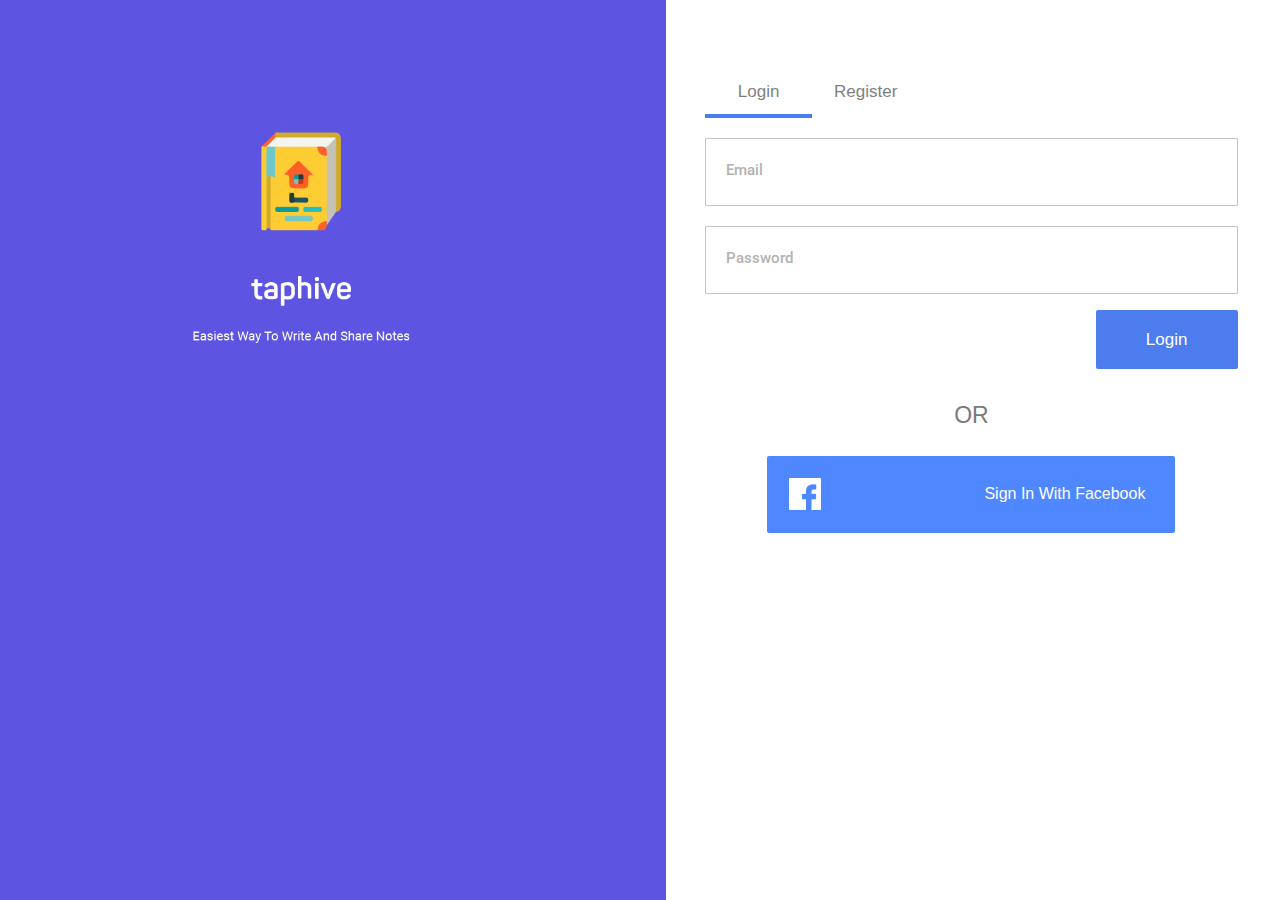
<file: login.html>
<html>
<head>
  <title>Login | Taphive</title>
  <link href='https://fonts.googleapis.com/css?family=Roboto:400,300italic,300,400italic,500,500italic,700,700italic' rel='stylesheet' type='text/css'>

  <meta name="viewport" content="width=device-width, initial-scale=1">
 <link rel="stylesheet" href="http://maxcdn.bootstrapcdn.com/bootstrap/3.3.6/css/bootstrap.min.css">
 <script src="https://ajax.googleapis.com/ajax/libs/jquery/1.12.0/jquery.min.js"></script>
 <script src="http://maxcdn.bootstrapcdn.com/bootstrap/3.3.6/js/bootstrap.min.js"></script>
   <link rel="stylesheet" type="text/css" href="assests/login.css"/>
</head>
<body>
  <div class="">
    <div class="con1">
      <div class="purple_layer">
<center><img src="img/logo-info.png" style="margin-top:13%;margin-left:-9%" height="320px"/></center>
</div>
    </div>
    <div class="con2">

    <div class="search_box">

</div><div>
  <div class="con_content">
<ul class="nav nav-pills nav-justified">
    <li class="active"><a href="#">Login</a></li>
    <li><a href="#">Register</a></li>

  </ul>
  <div class="email" contentEditable="true" >
Email
  </div>
  <div class="password" contentEditable="true" >
Password
  </div>

  <div class="login"><center>Login
</center>  </div>
<br></div></div><br><br><br><br><center>
<span class="medium">OR</span></center>
<center><div class="google_login"><div class="google_icon"><img src="img/gicon.png" /></div><div class="google_text">Sign In With Facebook</div>
    </div>
  </center>
    </div>
</div>

  </div>
</body>
</html>
</file>
<file: assests/login.css>
.con1{
  float:left;
  width:52%;

    background: url('http://qsf.ec.quoracdn.net/-images.home.logged_out_bg3.pngbd129e920075dee8.png');
  height:100%;
  position: relative;
}
.purple_layer{
  /*
  background-color: rgba(12, 19, 98, 0.72);
  */
background: rgba(31,19,214,0.72);
  width: 100%;
  height: 100%;
}

.con2{
  float:left;
  width:47%;
    height:100%;
    padding-left: 10px ;
    color: #c6c6c6;


}
.menu{
  padding : 0px 15px 18px 20px;
width:100%;
    font-family: "Roboto";
  color:#d6d5d5;
     position:absolute;
  bottom:0px;
}
.left-float{
  font-weight: 300;
  float:left;
  margin-right:20px;
}
.menu-left{
  float:left;
  right:0px;

}
.menu-right{
  float:right;
  margin-right: 55px;
}
.search_box{
margin:70px 5% 30px 5%;
}

.search_box_input{

  border-style: solid;
  border-width: 1px;
  border-color: rgba(0, 0, 0,0.22);
  background-color: rgb(255, 255, 255);


height:50px;

  font-size: 15px;
  font-family: "Roboto";
  color: rgb(178, 178, 178);

padding: 21px 20px 45px 20px;

}

.container {
    padding-right: 0px;
    padding-left: 0px;

}
.con_content{
  margin : 0px 5%;
  font-size:17px;
  font-weight:500;
}
.nav-pills > li.active > a, .nav-pills > li.active > a:focus, .nav-pills > li.active > a:hover {
  color: #7f7f81;
  background-color:#fff;


     border-bottom: 4px solid #487df2;
     border-radius: 0px;
}
a {
    color: #7f7f81;

}
.nav-justified > li {
    display: table-cell;
    width: 107px;
    font-weight:400;
}

.email{
margin-top: 20px;
  border-style: solid;
  border-width: 1px;
  border-color: rgba(0, 0, 0,0.22);
  background-color: rgb(255, 255, 255);


height:50px;

  font-size: 15px;
  font-family: "Roboto";
  color: rgb(178, 178, 178);

padding: 21px 20px 45px 20px;

}
.password{
margin-top: 20px;
  border-style: solid;
  border-width: 1px;
  border-color: rgba(0, 0, 0,0.22);
  background-color: rgb(255, 255, 255);


height:40px;

  font-size: 15px;
  font-family: "Roboto";
  color: rgb(178, 178, 178);

padding: 21px 20px 45px 20px;

}
.login{
  border-radius:2px;
  margin-top:16px;
  float:right;

color:#fff;
  background-color: rgb(76, 124, 238);

  width: 142px;
  height: 59px;
padding: 18px 0px;

}
.medium{
  font-size:23px;
  font-weight: 400;
  margin-top: 68px;
  color:#7a7a7a;
}
.google_login {
  margin-top:25px;
  border-radius: 2px;
  background-color: #4e87ff;

  width: 408px;
  height: 77px;
color:#fff;

}
.google_icon{
  float:left;
  margin: 22px 5px 0px 22px;
}
.google_text{
  float:right;
  margin-right:30px;
  margin-top:27px;
  font-size:16px;
}
</file>
